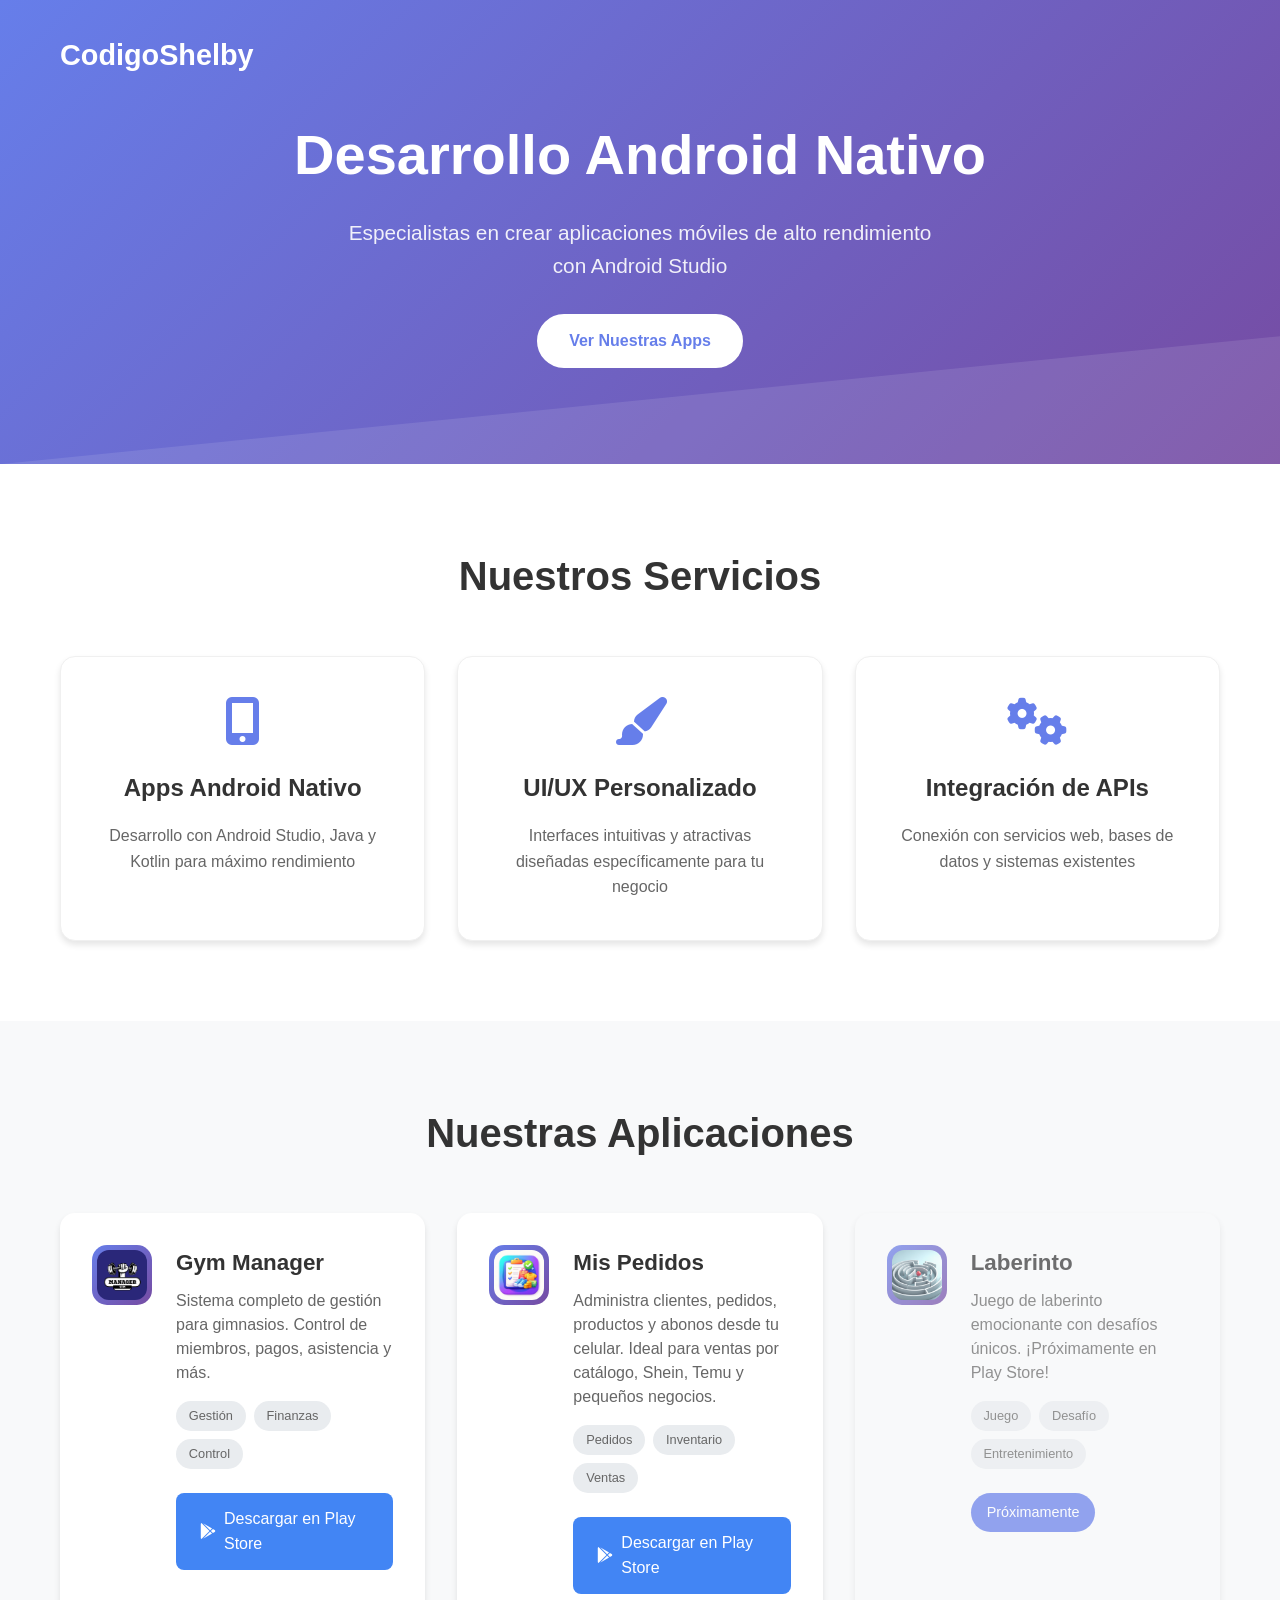
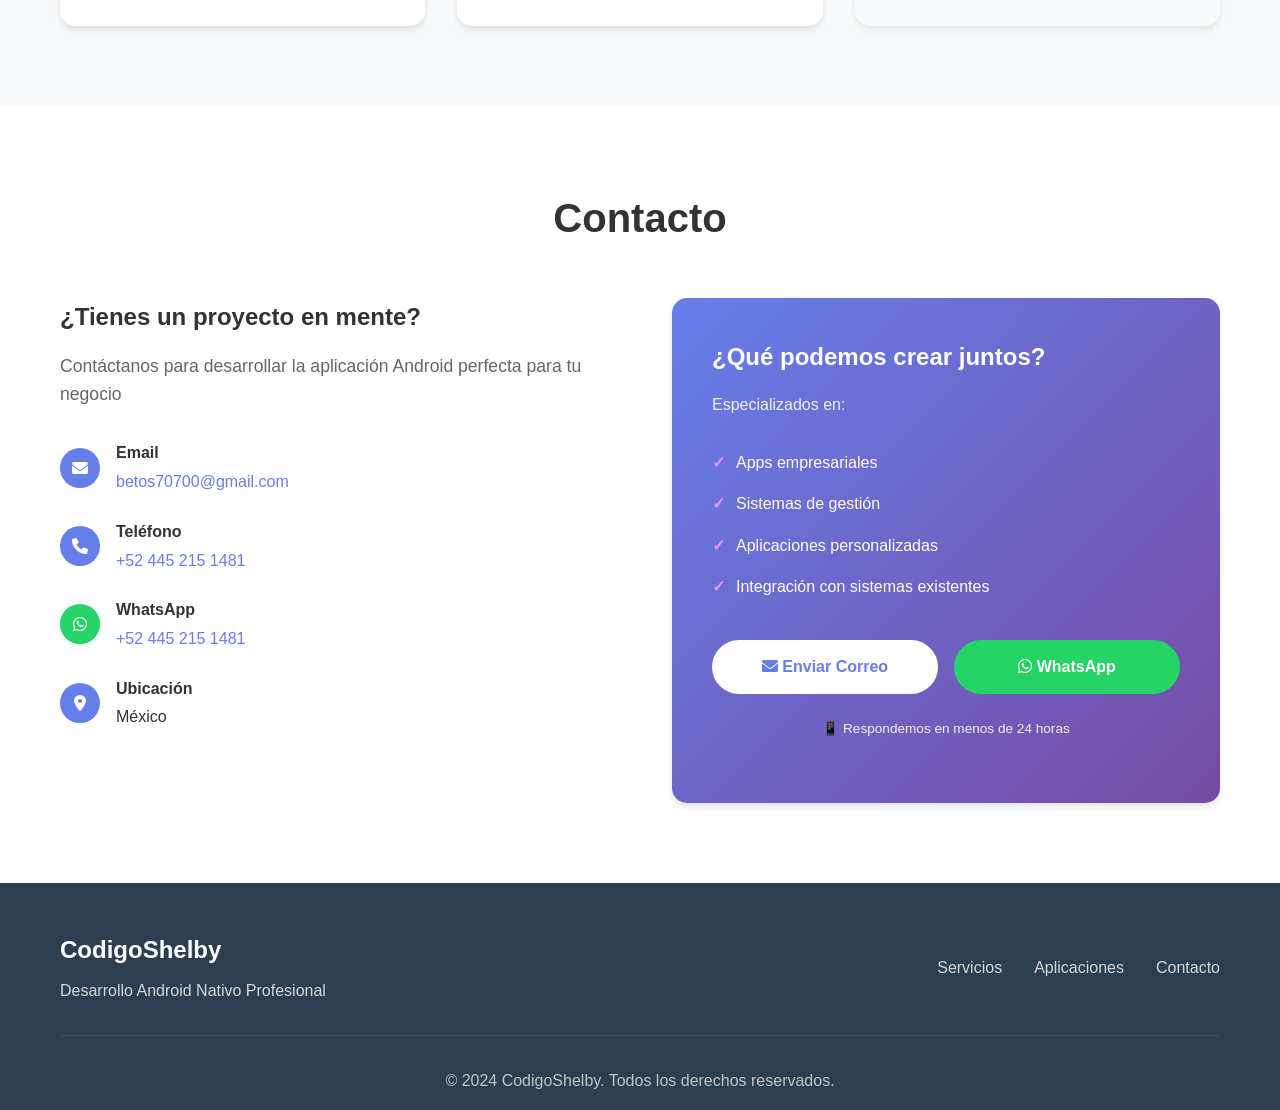
<file: index.html>
<!DOCTYPE html>
<html lang="es">

<head>
    <meta charset="UTF-8">
    <meta name="viewport" content="width=device-width, initial-scale=1.0">
    <title>CodigoShelby - Desarrollo Android Nativo</title>
    <meta name="description"
        content="Especialistas en desarrollo Android nativo con Android Studio. Creamos aplicaciones móviles personalizadas de alto rendimiento.">
    <link rel="stylesheet" href="styles.css">
    <link href="https://cdnjs.cloudflare.com/ajax/libs/font-awesome/6.0.0/css/all.min.css" rel="stylesheet">
</head>

<body>
    <!-- Header Hero -->
    <header class="hero">
        <nav class="navbar">
            <div class="container">
                <h1 class="logo">CodigoShelby</h1>
            </div>
        </nav>

        <div class="hero-content">
            <div class="container">
                <h1>Desarrollo Android Nativo</h1>
                <p class="hero-subtitle">Especialistas en crear aplicaciones móviles de alto rendimiento con Android
                    Studio</p>
                <a href="#apps" class="cta-button">Ver Nuestras Apps</a>
            </div>
        </div>
    </header>

    <!-- Servicios -->
    <section id="services" class="services">
        <div class="container">
            <h2>Nuestros Servicios</h2>
            <div class="services-grid">
                <div class="service-card">
                    <i class="fas fa-mobile-alt"></i>
                    <h3>Apps Android Nativo</h3>
                    <p>Desarrollo con Android Studio, Java y Kotlin para máximo rendimiento</p>
                </div>
                <div class="service-card">
                    <i class="fas fa-paint-brush"></i>
                    <h3>UI/UX Personalizado</h3>
                    <p>Interfaces intuitivas y atractivas diseñadas específicamente para tu negocio</p>
                </div>
                <div class="service-card">
                    <i class="fas fa-cogs"></i>
                    <h3>Integración de APIs</h3>
                    <p>Conexión con servicios web, bases de datos y sistemas existentes</p>
                </div>
            </div>
        </div>
    </section>

    <!-- Aplicaciones -->
    <section id="apps" class="apps">
        <div class="container">
            <h2>Nuestras Aplicaciones</h2>
            <div class="apps-grid">
                <!-- Gym Manager -->
                <div class="app-card">
                    <div class="app-icon">
                        <img src="gymmanager.png" alt="Gym Manager App" class="app-logo">
                    </div>
                    <div class="app-info">
                        <h3>Gym Manager</h3>
                        <p class="app-description">Sistema completo de gestión para gimnasios. Control de miembros,
                            pagos, asistencia y más.</p>
                        <div class="app-features">
                            <span class="feature-tag">Gestión</span>
                            <span class="feature-tag">Finanzas</span>
                            <span class="feature-tag">Control</span>
                        </div>
                        <a href="https://play.google.com/store/apps/details?id=com.robertolopezaguilera.gimnasio&pcampaignid=web_share"
                            class="play-store-btn" target="_blank">
                            <i class="fab fa-google-play"></i>
                            Descargar en Play Store
                        </a>
                    </div>
                </div>
                <!-- Mis Pedidos App -->
                <div class="app-card">
                    <div class="app-icon">
                        <img src="mispedidos.png" alt="Mis Pedidos App" class="app-logo">
                    </div>
                    <div class="app-info">
                        <h3>Mis Pedidos</h3>
                        <p class="app-description">
                            Administra clientes, pedidos, productos y abonos desde tu celular. Ideal para ventas por catálogo, Shein, Temu y pequeños negocios.
                        </p>
                        <div class="app-features">
                            <span class="feature-tag">Pedidos</span>
                            <span class="feature-tag">Inventario</span>
                            <span class="feature-tag">Ventas</span>
                        </div>
                        <a href="https://play.google.com/store/apps/details?id=com.robertolopezaguilera.pedidosshein" 
                           class="play-store-btn" target="_blank">
                            <i class="fab fa-google-play"></i>
                            Descargar en Play Store
                        </a>
                    </div>
                </div>
                <!-- Laberinto (Próximamente) -->
                <div class="app-card coming-soon">
                    <div class="app-icon">
                        <img src="futbilito.png" alt="Laberinto App" class="app-logo">
                    </div>
                    <div class="app-info">
                        <h3>Laberinto</h3>
                        <p class="app-description">Juego de laberinto emocionante con desafíos únicos. ¡Próximamente en
                            Play Store!</p>
                        <div class="app-features">
                            <span class="feature-tag">Juego</span>
                            <span class="feature-tag">Desafío</span>
                            <span class="feature-tag">Entretenimiento</span>
                        </div>
                        <div class="coming-soon-badge">Próximamente</div>
                    </div>
                </div>
            </div>
        </div>
    </section>

    <!-- Contacto -->
    <!-- Contacto -->
    <section id="contact" class="contact">
        <div class="container">
            <h2>Contacto</h2>
            <div class="contact-grid">
                <div class="contact-info">
                    <h3>¿Tienes un proyecto en mente?</h3>
                    <p>Contáctanos para desarrollar la aplicación Android perfecta para tu negocio</p>
    
                    <div class="contact-methods">
                        <div class="contact-item">
                            <i class="fas fa-envelope"></i>
                            <div>
                                <strong>Email</strong>
                                <a href="mailto:betos70700@gmail.com?subject=Contacto%20desde%20CodigoShelby&body=Hola,%20me%20interesa%20desarrollar%20una%20app">
                                    betos70700@gmail.com
                                </a>
                            </div>
                        </div>
                        <div class="contact-item">
                            <i class="fas fa-phone"></i>
                            <div>
                                <strong>Teléfono</strong>
                                <a href="tel:+524452151481">+52 445 215 1481</a>
                            </div>
                        </div>
                        <div class="contact-item">
                            <i class="fab fa-whatsapp"></i>
                            <div>
                                <strong>WhatsApp</strong>
                                <a href="https://wa.me/524452151481?text=Hola,%20me%20interesa%20desarrollar%20una%20app%20Android" target="_blank">
                                    +52 445 215 1481
                                </a>
                            </div>
                        </div>
                        <div class="contact-item">
                            <i class="fas fa-map-marker-alt"></i>
                            <div>
                                <strong>Ubicación</strong>
                                <span>México</span>
                            </div>
                        </div>
                    </div>
                </div>
    
                <div class="contact-cta">
                    <h3>¿Qué podemos crear juntos?</h3>
                    <p>Especializados en:</p>
                    <ul>
                        <li>Apps empresariales</li>
                        <li>Sistemas de gestión</li>
                        <li>Aplicaciones personalizadas</li>
                        <li>Integración con sistemas existentes</li>
                    </ul>
                    
                    <!-- Botones mejorados -->
                    <div class="contact-buttons">
                        <a href="mailto:betos70700@gmail.com?subject=Contacto%20desde%20CodigoShelby&body=Hola,%20me%20interesa%20desarrollar%20una%20app" 
                           class="cta-button email-btn">
                            <i class="fas fa-envelope"></i>
                            Enviar Correo
                        </a>
                        <a href="https://wa.me/524452151481?text=Hola,%20me%20interesa%20desarrollar%20una%20app%20Android" 
                           class="cta-button whatsapp-btn" 
                           target="_blank">
                            <i class="fab fa-whatsapp"></i>
                            WhatsApp
                        </a>
                    </div>
                    
                    <p class="contact-note">📱 Respondemos en menos de 24 horas</p>
                </div>
            </div>
        </div>
    </section>

    <!-- Footer -->
    <footer>
        <div class="container">
            <div class="footer-content">
                <div class="footer-brand">
                    <h3>CodigoShelby</h3>
                    <p>Desarrollo Android Nativo Profesional</p>
                </div>
                <div class="footer-links">
                    <a href="#services">Servicios</a>
                    <a href="#apps">Aplicaciones</a>
                    <a href="#contact">Contacto</a>
                </div>
            </div>
            <div class="footer-bottom">
                <p>&copy; 2024 CodigoShelby. Todos los derechos reservados.</p>
            </div>
        </div>
    </footer>
</body>

</html>
</file>
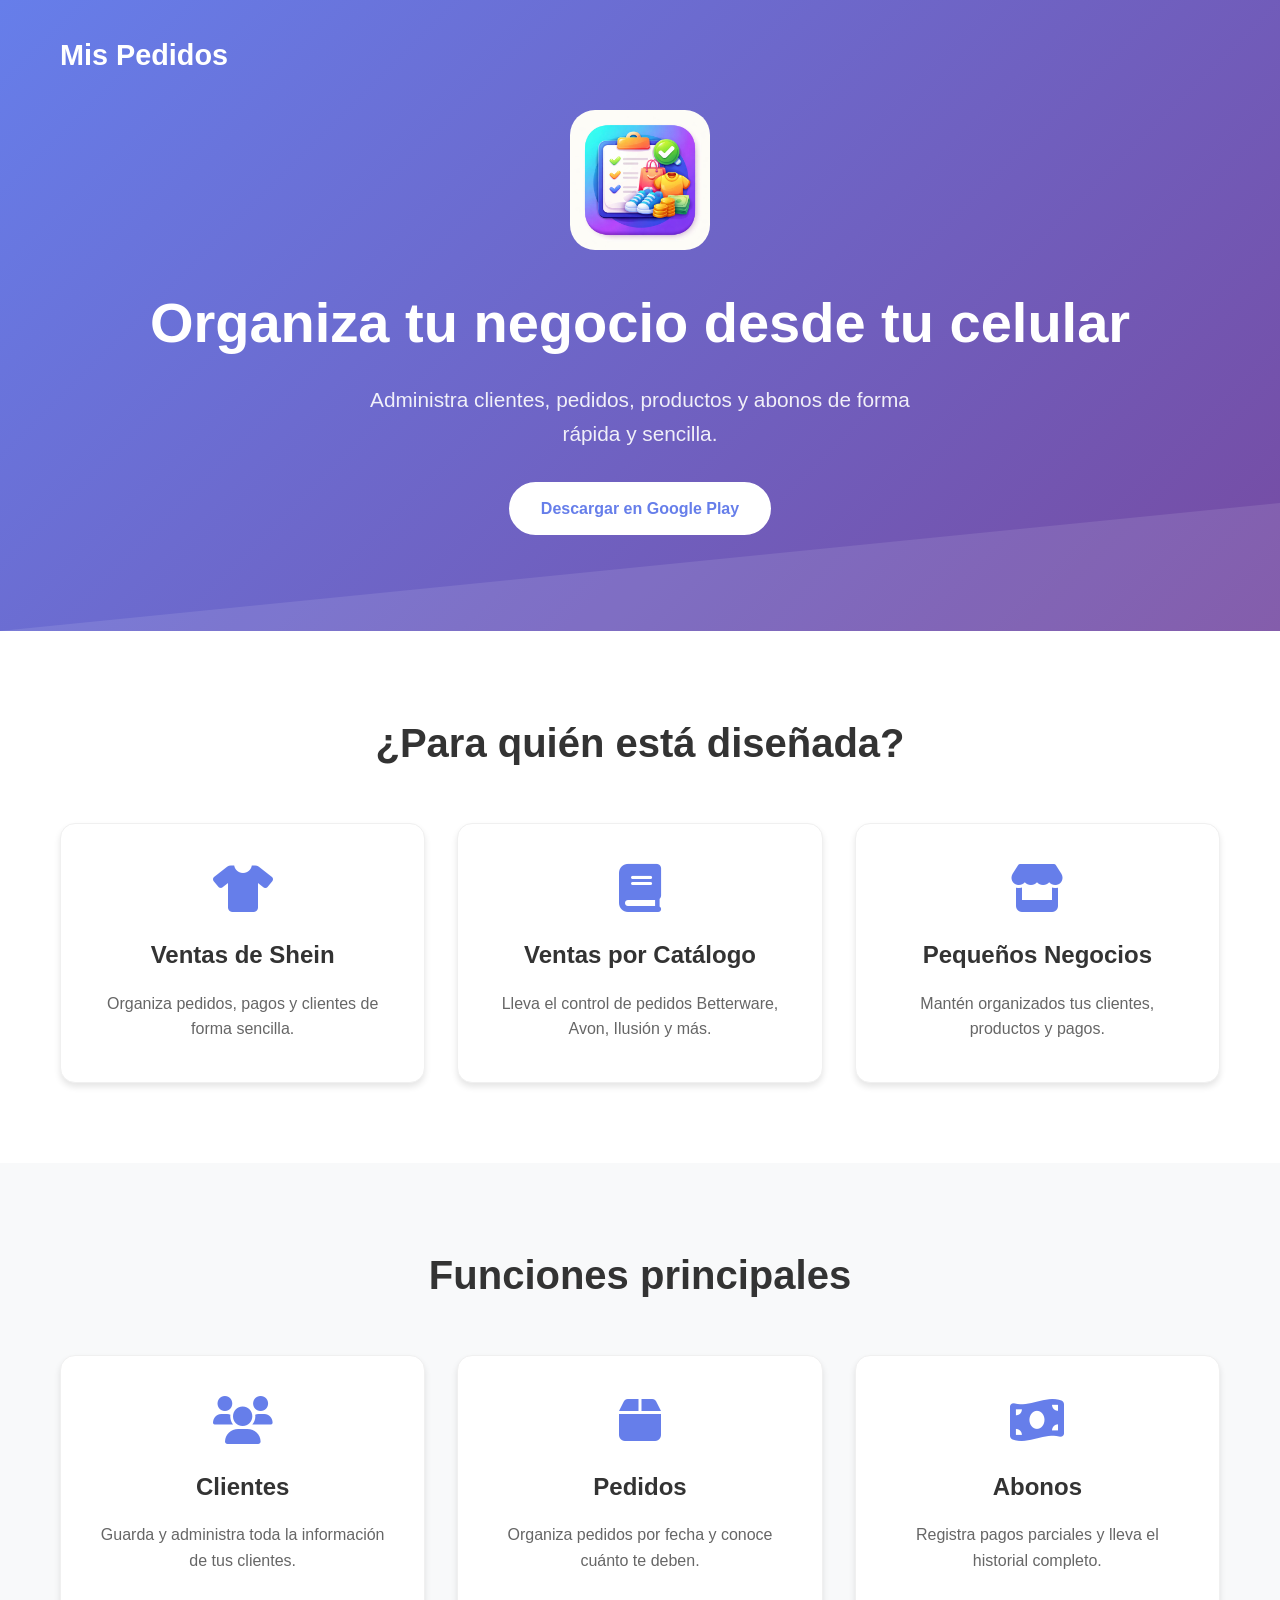
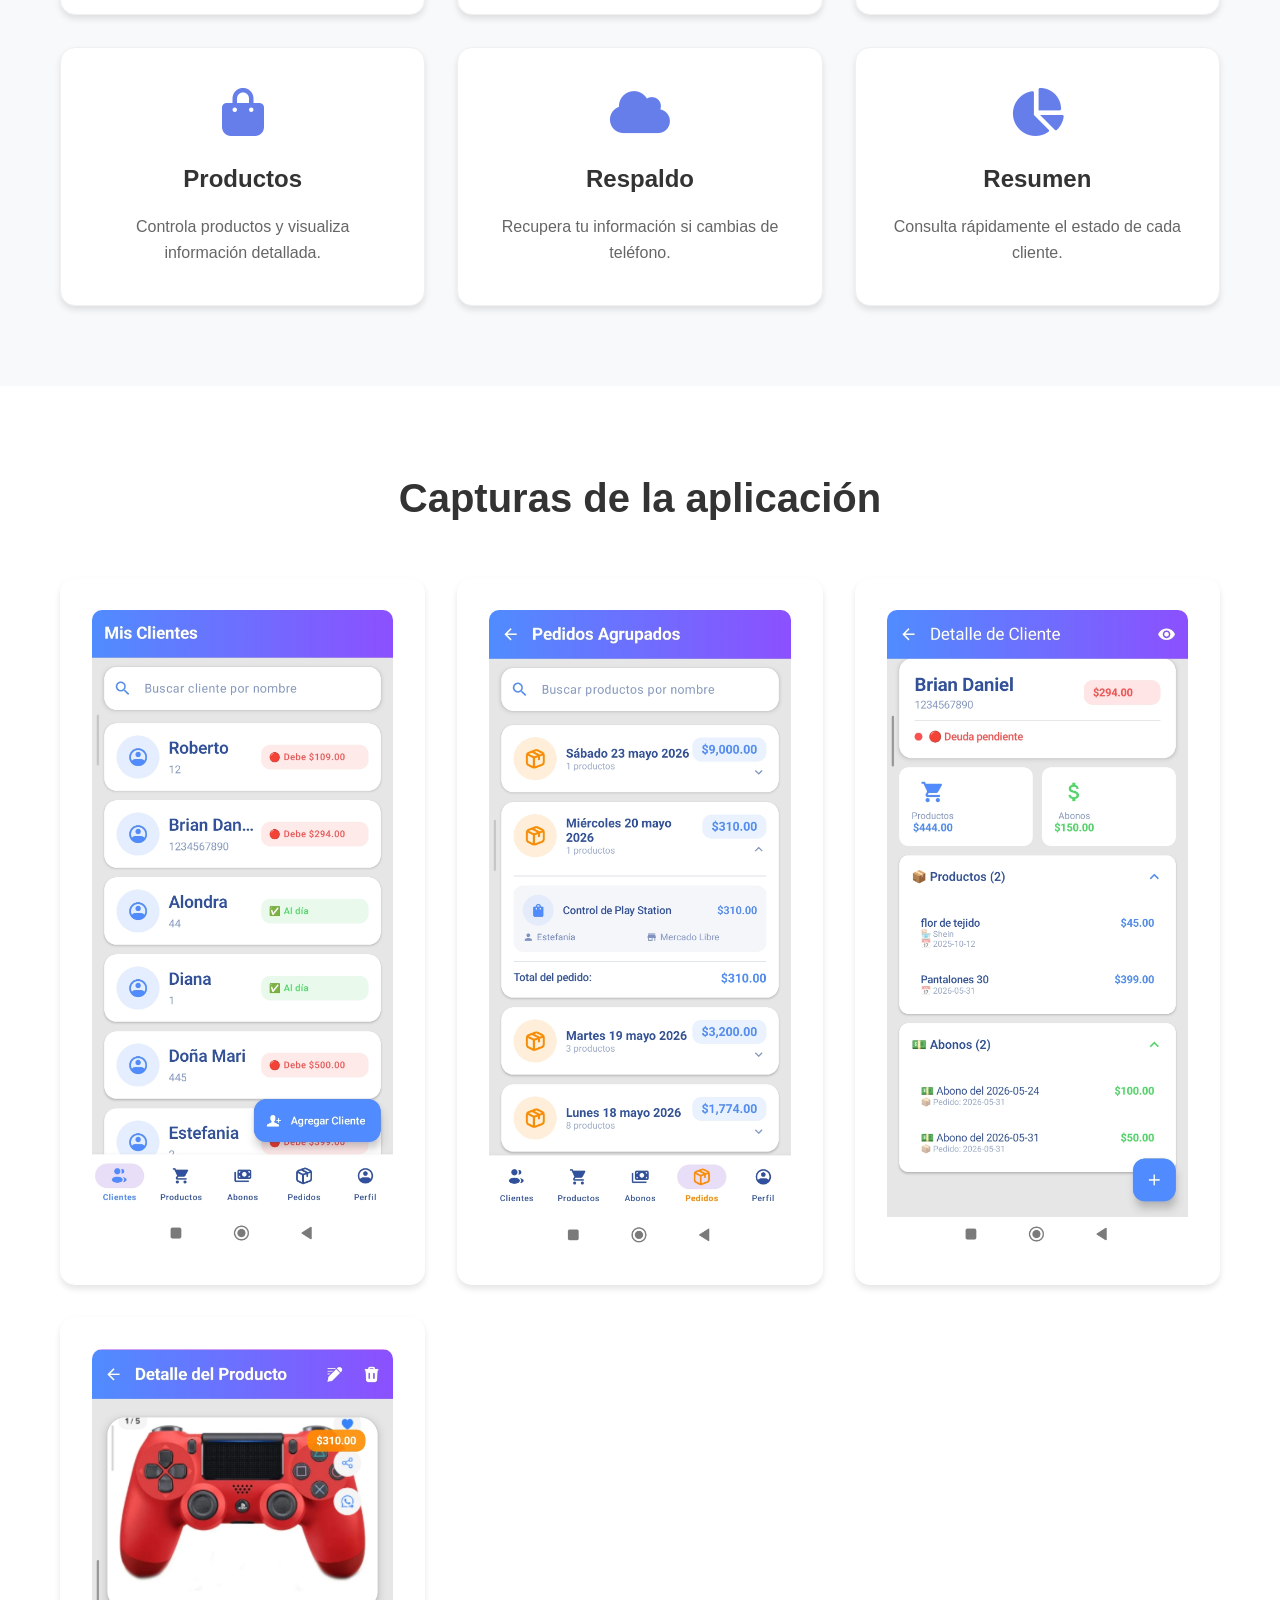
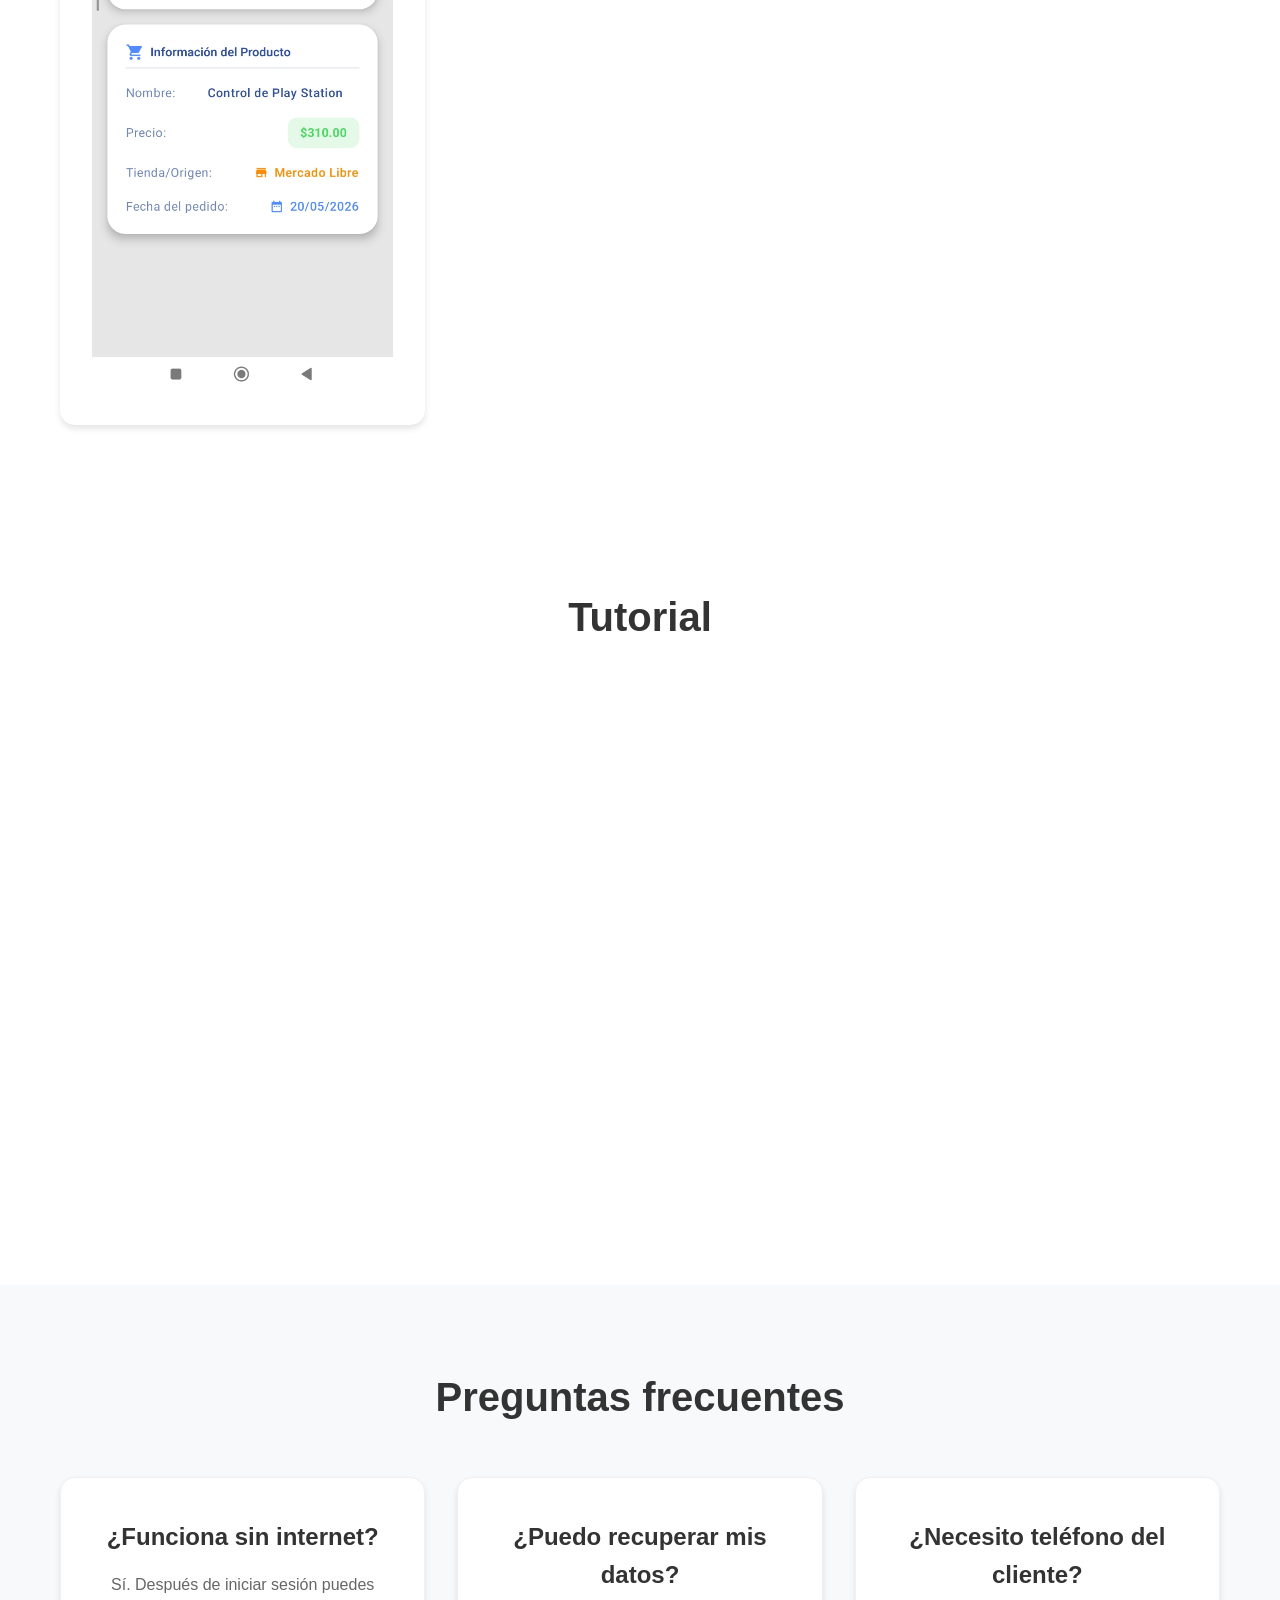
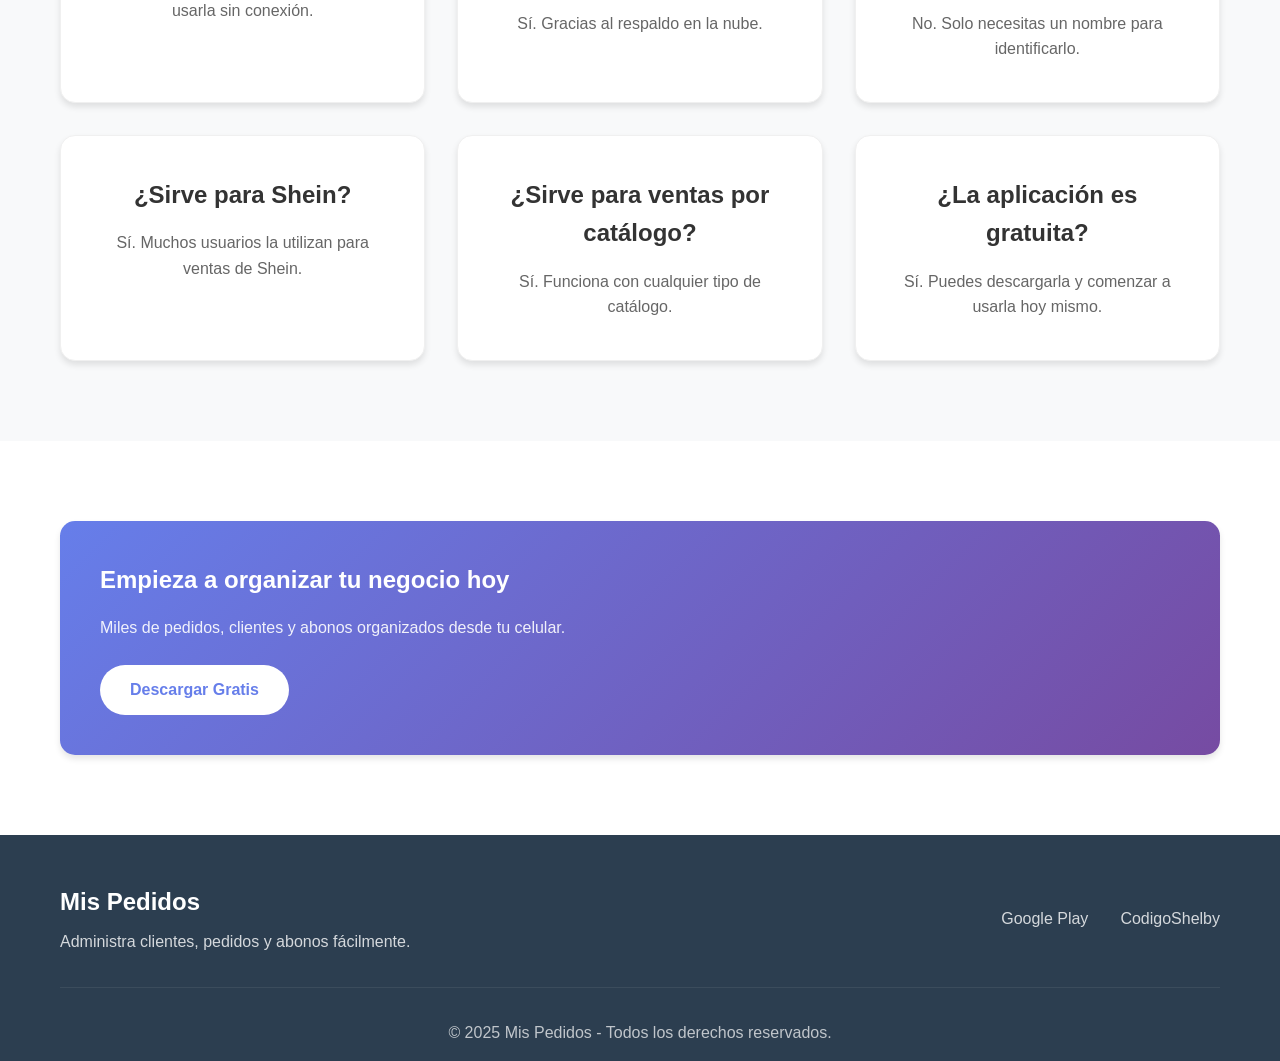
<file: mis-pedidos.html>
<!DOCTYPE html>
<html lang="es">

<head>
    <meta charset="UTF-8">
    <meta name="viewport" content="width=device-width, initial-scale=1.0">
    <title>Mis Pedidos - Control de Clientes, Pedidos y Abonos</title>

    <meta name="description"
        content="Administra clientes, pedidos, productos y abonos desde tu celular. Ideal para ventas por catálogo, Shein, Temu y pequeños negocios.">

    <link rel="stylesheet" href="styles.css">

    <link href="https://cdnjs.cloudflare.com/ajax/libs/font-awesome/6.0.0/css/all.min.css" rel="stylesheet">
</head>

<body>

    <!-- HERO -->
    <header class="hero">

        <nav class="navbar">
            <div class="container">
                <h1 class="logo">Mis Pedidos</h1>
            </div>
        </nav>

        <div class="hero-content">
            <div class="container">

                <img src="mispedidos.png"
                    alt="Mis Pedidos"
                    style="width:140px; border-radius:25px; margin-bottom:20px;">

                <h1>Organiza tu negocio desde tu celular</h1>

                <p class="hero-subtitle">
                    Administra clientes, pedidos, productos y abonos de forma rápida y sencilla.
                </p>

                <a href="https://play.google.com/store/apps/details?id=com.robertolopezaguilera.pedidosshein"
                    class="cta-button"
                    target="_blank">
                    Descargar en Google Play
                </a>

            </div>
        </div>

    </header>

    <!-- PARA QUIEN ES -->
    <section class="services">

        <div class="container">

            <h2>¿Para quién está diseñada?</h2>

            <div class="services-grid">

                <div class="service-card">
                    <i class="fas fa-tshirt"></i>
                    <h3>Ventas de Shein</h3>
                    <p>
                        Organiza pedidos, pagos y clientes de forma sencilla.
                    </p>
                </div>

                <div class="service-card">
                    <i class="fas fa-book"></i>
                    <h3>Ventas por Catálogo</h3>
                    <p>
                        Lleva el control de pedidos Betterware, Avon, Ilusión y más.
                    </p>
                </div>

                <div class="service-card">
                    <i class="fas fa-store"></i>
                    <h3>Pequeños Negocios</h3>
                    <p>
                        Mantén organizados tus clientes, productos y pagos.
                    </p>
                </div>

            </div>

        </div>

    </section>

    <!-- FUNCIONES -->
    <section class="apps">

        <div class="container">

            <h2>Funciones principales</h2>

            <div class="services-grid">

                <div class="service-card">
                    <i class="fas fa-users"></i>
                    <h3>Clientes</h3>
                    <p>
                        Guarda y administra toda la información de tus clientes.
                    </p>
                </div>

                <div class="service-card">
                    <i class="fas fa-box"></i>
                    <h3>Pedidos</h3>
                    <p>
                        Organiza pedidos por fecha y conoce cuánto te deben.
                    </p>
                </div>

                <div class="service-card">
                    <i class="fas fa-money-bill-wave"></i>
                    <h3>Abonos</h3>
                    <p>
                        Registra pagos parciales y lleva el historial completo.
                    </p>
                </div>

                <div class="service-card">
                    <i class="fas fa-shopping-bag"></i>
                    <h3>Productos</h3>
                    <p>
                        Controla productos y visualiza información detallada.
                    </p>
                </div>

                <div class="service-card">
                    <i class="fas fa-cloud"></i>
                    <h3>Respaldo</h3>
                    <p>
                        Recupera tu información si cambias de teléfono.
                    </p>
                </div>

                <div class="service-card">
                    <i class="fas fa-chart-pie"></i>
                    <h3>Resumen</h3>
                    <p>
                        Consulta rápidamente el estado de cada cliente.
                    </p>
                </div>

            </div>

        </div>

    </section>

    <!-- CAPTURAS -->
    <section class="services">

        <div class="container">

            <h2>Capturas de la aplicación</h2>

            <div class="apps-grid">

                <div class="app-card">
                    <img src="captura1.jpg"
                        alt="Lista de clientes"
                        style="width:100%; border-radius:10px;">
                </div>

                <div class="app-card">
                    <img src="captura2.jpg"
                        alt="Pedidos"
                        style="width:100%; border-radius:10px;">
                </div>

                <div class="app-card">
                    <img src="captura3.jpg"
                        alt="Abonos"
                        style="width:100%; border-radius:10px;">
                </div>

                <div class="app-card">
                    <img src="captura4.jpg"
                        alt="Resumen"
                        style="width:100%; border-radius:10px;">
                </div>

            </div>

        </div>

    </section>

    <!-- VIDEO -->
    <section class="contact">

        <div class="container">

            <h2>Tutorial</h2>

            <div style="text-align:center;">

                <iframe width="100%"
                    height="500"
                    src="https://www.youtube.com/embed/TU_VIDEO"
                    title="Tutorial Mis Pedidos"
                    frameborder="0"
                    allowfullscreen
                    style="max-width:900px; border-radius:15px;">
                </iframe>

            </div>

        </div>

    </section>

    <!-- FAQ -->
    <section class="apps">

        <div class="container">

            <h2>Preguntas frecuentes</h2>

            <div class="services-grid">

                <div class="service-card">
                    <h3>¿Funciona sin internet?</h3>
                    <p>
                        Sí. Después de iniciar sesión puedes usarla sin conexión.
                    </p>
                </div>

                <div class="service-card">
                    <h3>¿Puedo recuperar mis datos?</h3>
                    <p>
                        Sí. Gracias al respaldo en la nube.
                    </p>
                </div>

                <div class="service-card">
                    <h3>¿Necesito teléfono del cliente?</h3>
                    <p>
                        No. Solo necesitas un nombre para identificarlo.
                    </p>
                </div>

                <div class="service-card">
                    <h3>¿Sirve para Shein?</h3>
                    <p>
                        Sí. Muchos usuarios la utilizan para ventas de Shein.
                    </p>
                </div>

                <div class="service-card">
                    <h3>¿Sirve para ventas por catálogo?</h3>
                    <p>
                        Sí. Funciona con cualquier tipo de catálogo.
                    </p>
                </div>

                <div class="service-card">
                    <h3>¿La aplicación es gratuita?</h3>
                    <p>
                        Sí. Puedes descargarla y comenzar a usarla hoy mismo.
                    </p>
                </div>

            </div>

        </div>

    </section>

    <!-- CTA FINAL -->
    <section class="contact">

        <div class="container">

            <div class="contact-cta">

                <h3>Empieza a organizar tu negocio hoy</h3>

                <p>
                    Miles de pedidos, clientes y abonos organizados desde tu celular.
                </p>

                <a href="https://play.google.com/store/apps/details?id=com.robertolopezaguilera.pedidosshein"
                    target="_blank"
                    class="cta-button">
                    Descargar Gratis
                </a>

            </div>

        </div>

    </section>

    <!-- FOOTER -->
    <footer>

        <div class="container">

            <div class="footer-content">

                <div class="footer-brand">
                    <h3>Mis Pedidos</h3>
                    <p>Administra clientes, pedidos y abonos fácilmente.</p>
                </div>

                <div class="footer-links">
                    <a href="https://play.google.com/store/apps/details?id=com.robertolopezaguilera.pedidosshein">
                        Google Play
                    </a>
                    <a href="index.html">
                        CodigoShelby
                    </a>
                </div>

            </div>

            <div class="footer-bottom">
                <p>© 2025 Mis Pedidos - Todos los derechos reservados.</p>
            </div>

        </div>

    </footer>

</body>

</html>
</file>
<file: styles.css>
* {
    margin: 0;
    padding: 0;
    box-sizing: border-box;
}

:root {
    --primary: #667eea;
    --primary-dark: #5a6fd8;
    --secondary: #764ba2;
    --accent: #f093fb;
    --text: #333;
    --text-light: #666;
    --background: #f8f9fa;
    --white: #ffffff;
    --shadow: 0 4px 6px rgba(0, 0, 0, 0.1);
    --shadow-hover: 0 8px 25px rgba(0, 0, 0, 0.15);
}

body {
    font-family: 'Segoe UI', Tahoma, Geneva, Verdana, sans-serif;
    line-height: 1.6;
    color: var(--text);
    background-color: var(--background);
}

.container {
    max-width: 1200px;
    margin: 0 auto;
    padding: 0 20px;
}

/* Header Hero */
.hero {
    background: linear-gradient(135deg, var(--primary) 0%, var(--secondary) 100%);
    color: var(--white);
    padding: 2rem 0 6rem 0;
    position: relative;
    overflow: hidden;
}

.hero::before {
    content: '';
    position: absolute;
    top: 0;
    left: 0;
    right: 0;
    bottom: 0;
    background: url('data:image/svg+xml,<svg xmlns="http://www.w3.org/2000/svg" viewBox="0 0 1000 100" fill="%23ffffff" opacity="0.1"><polygon points="1000,100 1000,0 0,100"/></svg>');
    background-size: cover;
}

.navbar {
    position: relative;
    z-index: 2;
}
/* Estilos para logos de apps */
.app-logo {
    width: 50px;
    height: 50px;
    object-fit: contain;
    border-radius: 12px;
}

.app-icon {
    background: linear-gradient(135deg, var(--primary), var(--secondary));
    width: 70px;
    height: 70px;
    border-radius: 15px;
    display: flex;
    align-items: center;
    justify-content: center;
    flex-shrink: 0;
    padding: 5px;
}

.app-icon img {
    max-width: 100%;
    max-height: 100%;
}

/* Ajustes para tarjetas de apps */
.app-card .app-info {
    flex: 1;
}

.app-card h3 {
    font-size: 1.4rem;
    margin-bottom: 0.5rem;
    color: var(--text);
}

.app-description {
    color: var(--text-light);
    margin-bottom: 1rem;
    line-height: 1.5;
}

.logo {
    font-size: 1.8rem;
    font-weight: bold;
}

.hero-content {
    text-align: center;
    position: relative;
    z-index: 2;
    margin-top: 2rem;
}

.hero-content h1 {
    font-size: 3.5rem;
    margin-bottom: 1rem;
    font-weight: 700;
}

.hero-subtitle {
    font-size: 1.3rem;
    margin-bottom: 2rem;
    opacity: 0.9;
    max-width: 600px;
    margin-left: auto;
    margin-right: auto;
}

.cta-button {
    display: inline-block;
    background: var(--white);
    color: var(--primary);
    padding: 12px 30px;
    text-decoration: none;
    border-radius: 50px;
    font-weight: 600;
    transition: all 0.3s ease;
    border: 2px solid var(--white);
}

.cta-button:hover {
    background: transparent;
    color: var(--white);
    transform: translateY(-2px);
    box-shadow: var(--shadow-hover);
}

/* Servicios */
.services {
    padding: 5rem 0;
    background: var(--white);
}

.services h2 {
    text-align: center;
    font-size: 2.5rem;
    margin-bottom: 3rem;
    color: var(--text);
}

.services-grid {
    display: grid;
    grid-template-columns: repeat(auto-fit, minmax(300px, 1fr));
    gap: 2rem;
}

.service-card {
    background: var(--white);
    padding: 2.5rem 2rem;
    border-radius: 15px;
    text-align: center;
    box-shadow: var(--shadow);
    transition: all 0.3s ease;
    border: 1px solid #f0f0f0;
}

.service-card:hover {
    transform: translateY(-5px);
    box-shadow: var(--shadow-hover);
}

.service-card i {
    font-size: 3rem;
    color: var(--primary);
    margin-bottom: 1.5rem;
}

.service-card h3 {
    font-size: 1.5rem;
    margin-bottom: 1rem;
    color: var(--text);
}

.service-card p {
    color: var(--text-light);
    line-height: 1.6;
}

/* Aplicaciones */
.apps {
    padding: 5rem 0;
    background: var(--background);
}

.apps h2 {
    text-align: center;
    font-size: 2.5rem;
    margin-bottom: 3rem;
    color: var(--text);
}

.apps-grid {
    display: grid;
    grid-template-columns: repeat(auto-fit, minmax(350px, 1fr));
    gap: 2rem;
}

.app-card {
    background: var(--white);
    border-radius: 15px;
    padding: 2rem;
    box-shadow: var(--shadow);
    transition: all 0.3s ease;
    display: flex;
    gap: 1.5rem;
    align-items: flex-start;
}

.app-card:hover {
    transform: translateY(-5px);
    box-shadow: var(--shadow-hover);
}

.app-card.coming-soon {
    opacity: 0.7;
    background: #f8f9fa;
}

.app-icon {
    background: linear-gradient(135deg, var(--primary), var(--secondary));
    color: var(--white);
    width: 60px;
    height: 60px;
    border-radius: 15px;
    display: flex;
    align-items: center;
    justify-content: center;
    font-size: 1.5rem;
    flex-shrink: 0;
}

.app-info {
    flex: 1;
}

.app-info h3 {
    font-size: 1.4rem;
    margin-bottom: 0.5rem;
    color: var(--text);
}

.app-description {
    color: var(--text-light);
    margin-bottom: 1rem;
    line-height: 1.5;
}

.app-features {
    display: flex;
    gap: 0.5rem;
    margin-bottom: 1.5rem;
    flex-wrap: wrap;
}

.feature-tag {
    background: #e9ecef;
    color: var(--text-light);
    padding: 0.3rem 0.8rem;
    border-radius: 20px;
    font-size: 0.8rem;
    font-weight: 500;
}

.play-store-btn {
    display: inline-flex;
    align-items: center;
    gap: 0.5rem;
    background: #4285f4;
    color: var(--white);
    padding: 0.8rem 1.5rem;
    text-decoration: none;
    border-radius: 8px;
    font-weight: 500;
    transition: all 0.3s ease;
}

.play-store-btn:hover {
    background: #3367d6;
    transform: translateY(-2px);
}

.coming-soon-badge {
    background: var(--primary);
    color: var(--white);
    padding: 0.5rem 1rem;
    border-radius: 20px;
    font-size: 0.9rem;
    font-weight: 500;
    display: inline-block;
}

/* Contacto */
.contact {
    padding: 5rem 0;
    background: var(--white);
}

.contact h2 {
    text-align: center;
    font-size: 2.5rem;
    margin-bottom: 3rem;
    color: var(--text);
}

.contact-grid {
    display: grid;
    grid-template-columns: 1fr 1fr;
    gap: 4rem;
    align-items: start;
}

.contact-info h3 {
    font-size: 1.5rem;
    margin-bottom: 1rem;
    color: var(--text);
}

.contact-info > p {
    color: var(--text-light);
    margin-bottom: 2rem;
    font-size: 1.1rem;
}

.contact-methods {
    display: flex;
    flex-direction: column;
    gap: 1.5rem;
}

.contact-item {
    display: flex;
    align-items: center;
    gap: 1rem;
}

.contact-item i {
    width: 40px;
    height: 40px;
    background: var(--primary);
    color: var(--white);
    border-radius: 50%;
    display: flex;
    align-items: center;
    justify-content: center;
    flex-shrink: 0;
}

.contact-item strong {
    display: block;
    color: var(--text);
    margin-bottom: 0.2rem;
}

.contact-item a {
    color: var(--primary);
    text-decoration: none;
    transition: color 0.3s ease;
}

.contact-item a:hover {
    color: var(--secondary);
}

.contact-cta {
    background: linear-gradient(135deg, var(--primary), var(--secondary));
    color: var(--white);
    padding: 2.5rem;
    border-radius: 15px;
    box-shadow: var(--shadow);
}

.contact-cta h3 {
    font-size: 1.5rem;
    margin-bottom: 1rem;
}

.contact-cta > p {
    margin-bottom: 1.5rem;
    opacity: 0.9;
}

.contact-cta ul {
    list-style: none;
    margin-bottom: 2rem;
}

.contact-cta li {
    padding: 0.5rem 0;
    position: relative;
    padding-left: 1.5rem;
}

.contact-cta li::before {
    content: '✓';
    position: absolute;
    left: 0;
    color: var(--accent);
    font-weight: bold;
}

.contact-cta .cta-button {
    background: var(--white);
    color: var(--primary);
    border: none;
}

.contact-cta .cta-button:hover {
    background: transparent;
    color: var(--white);
    border: 2px solid var(--white);
}

/* Footer */
footer {
    background: #2c3e50;
    color: var(--white);
    padding: 3rem 0 1rem;
}

.footer-content {
    display: flex;
    justify-content: space-between;
    align-items: center;
    margin-bottom: 2rem;
}

.footer-brand h3 {
    font-size: 1.5rem;
    margin-bottom: 0.5rem;
}

.footer-brand p {
    opacity: 0.8;
}

.footer-links {
    display: flex;
    gap: 2rem;
}

.footer-links a {
    color: var(--white);
    text-decoration: none;
    opacity: 0.8;
    transition: opacity 0.3s ease;
}

.footer-links a:hover {
    opacity: 1;
}

.footer-bottom {
    text-align: center;
    padding-top: 2rem;
    border-top: 1px solid rgba(255, 255, 255, 0.1);
    opacity: 0.7;
}

/* Responsive */
@media (max-width: 768px) {
    .hero-content h1 {
        font-size: 2.5rem;
    }
    
    .hero-subtitle {
        font-size: 1.1rem;
    }
    
    .contact-grid {
        grid-template-columns: 1fr;
        gap: 2rem;
    }
    
    .footer-content {
        flex-direction: column;
        gap: 1.5rem;
        text-align: center;
    }
    
    .footer-links {
        justify-content: center;
    }
    
    .app-card {
        flex-direction: column;
        text-align: center;
    }
    
    .app-icon {
        align-self: center;
    }
}

@media (max-width: 480px) {
    .services-grid,
    .apps-grid {
        grid-template-columns: 1fr;
    }
    
    .hero-content h1 {
        font-size: 2rem;
    }
    
    .container {
        padding: 0 15px;
    }
}
/* Botones de contacto mejorados */
.contact-buttons {
    display: flex;
    gap: 1rem;
    margin-top: 1.5rem;
    flex-wrap: wrap;
}

.contact-buttons .cta-button {
    flex: 1;
    text-align: center;
    justify-content: center;
    background: var(--white);
    color: var(--primary);
    border: 2px solid var(--white);
}

.contact-buttons .cta-button:hover {
    background: transparent;
    color: var(--white);
}

.contact-buttons .whatsapp-btn {
    background: #25D366;
    color: white;
    border-color: #25D366;
}

.contact-buttons .whatsapp-btn:hover {
    background: transparent;
    color: #25D366;
}

.contact-buttons .email-btn {
    background: var(--white);
    color: var(--primary);
}

.contact-buttons .email-btn:hover {
    background: transparent;
    color: var(--white);
}

.contact-note {
    margin-top: 1.5rem;
    font-size: 0.85rem;
    text-align: center;
    opacity: 0.8;
}

/* Mejorar contacto-item para WhatsApp */
.contact-item i.fa-whatsapp {
    background: #25D366;
}

.contact-item a[href^="https://wa.me"]:hover {
    color: #25D366;
}
</file>
